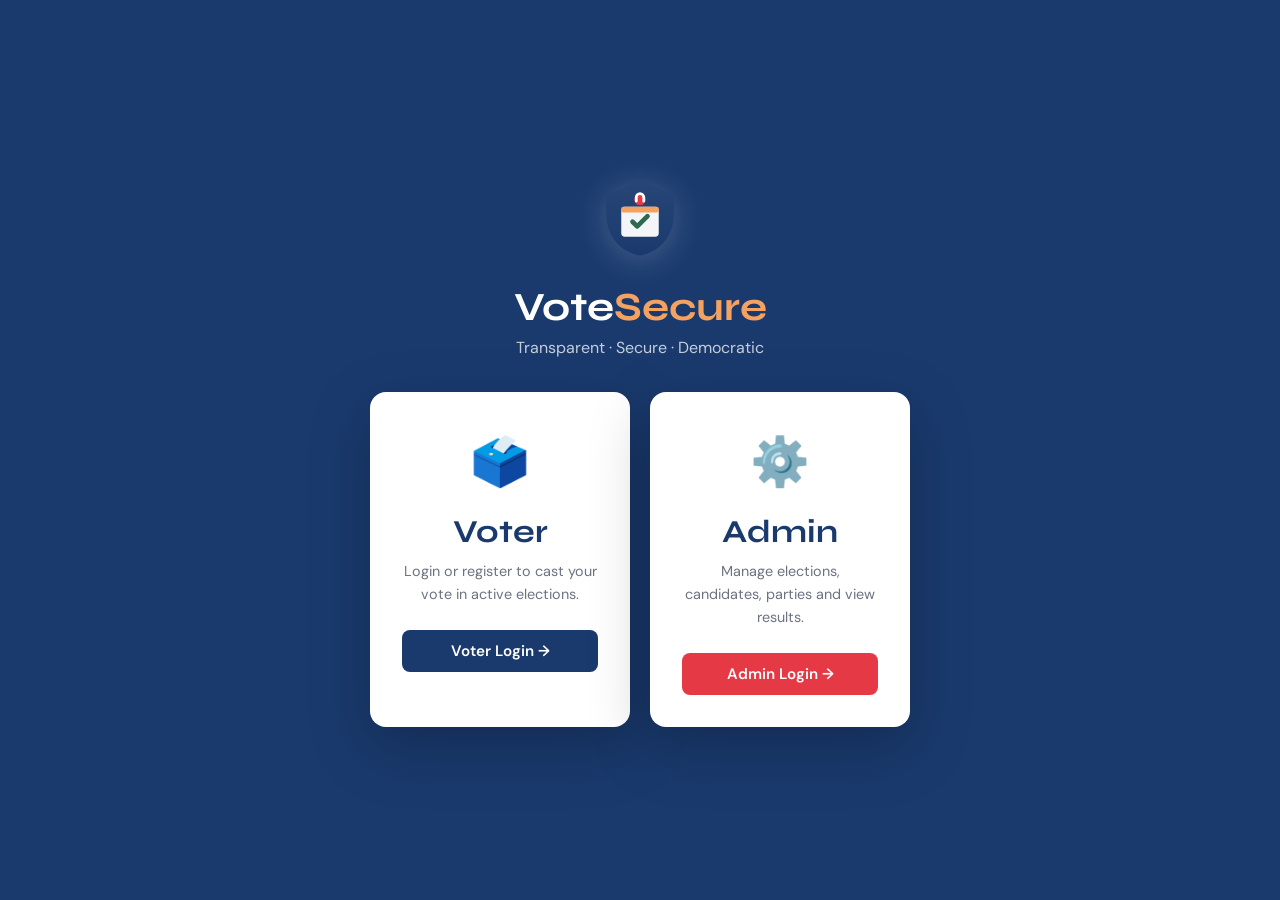
<file: index.html>
<!DOCTYPE html>
<html lang="en">
<head>
  <meta charset="UTF-8">
  <meta name="viewport" content="width=device-width, initial-scale=1.0">
  <title>VoteSecure — Welcome</title>
  <link rel="icon" type="image/svg+xml" href="images/favicon.svg">
  <link rel="stylesheet" href="css/styles.css">
</head>
<body>
<div class="auth-wrap" style="flex-direction:column;gap:2rem">
  <div style="text-align:center">
    <img src="images/logo.svg" alt="VoteSecure Logo" style="width:90px;height:90px;filter:drop-shadow(0 4px 16px rgba(255,255,255,.2))">
    <h1 style="color:#fff;font-family:var(--font-head);font-size:2.5rem;margin:.75rem 0 .25rem">Vote<span style="color:var(--gold)">Secure</span></h1>
    <p style="color:rgba(255,255,255,.75);font-size:1rem">Transparent · Secure · Democratic</p>
  </div>

  <div style="display:flex;gap:1.25rem;flex-wrap:wrap;justify-content:center">

    <!-- Voter Card -->
    <div style="background:#fff;border-radius:16px;padding:2rem;width:260px;text-align:center;box-shadow:0 20px 60px rgba(0,0,0,.25)">
      <div style="font-size:3rem;margin-bottom:.75rem">🗳️</div>
      <h2 style="font-family:var(--font-head);color:var(--primary);margin-bottom:.5rem">Voter</h2>
      <p style="color:var(--muted);font-size:.9rem;margin-bottom:1.5rem">Login or register to cast your vote in active elections.</p>
      <a href="login.html" class="btn btn-primary" style="width:100%;justify-content:center">Voter Login →</a>
    </div>

    <!-- Admin Card -->
    <div style="background:#fff;border-radius:16px;padding:2rem;width:260px;text-align:center;box-shadow:0 20px 60px rgba(0,0,0,.25)">
      <div style="font-size:3rem;margin-bottom:.75rem">⚙️</div>
      <h2 style="font-family:var(--font-head);color:var(--primary);margin-bottom:.5rem">Admin</h2>
      <p style="color:var(--muted);font-size:.9rem;margin-bottom:1.5rem">Manage elections, candidates, parties and view results.</p>
      <a href="admin-login.html" class="btn btn-accent" style="width:100%;justify-content:center">Admin Login →</a>
    </div>

  </div>
</div>
<div id="toast-container"></div>
<script src="js/app.js"></script>
<script>
  getSession().then(sess => {
    if (sess.loggedIn) window.location.href = sess.role === 'admin' ? 'admin.html' : 'dashboard.html';
  });
</script>
</body>
</html>
</file>
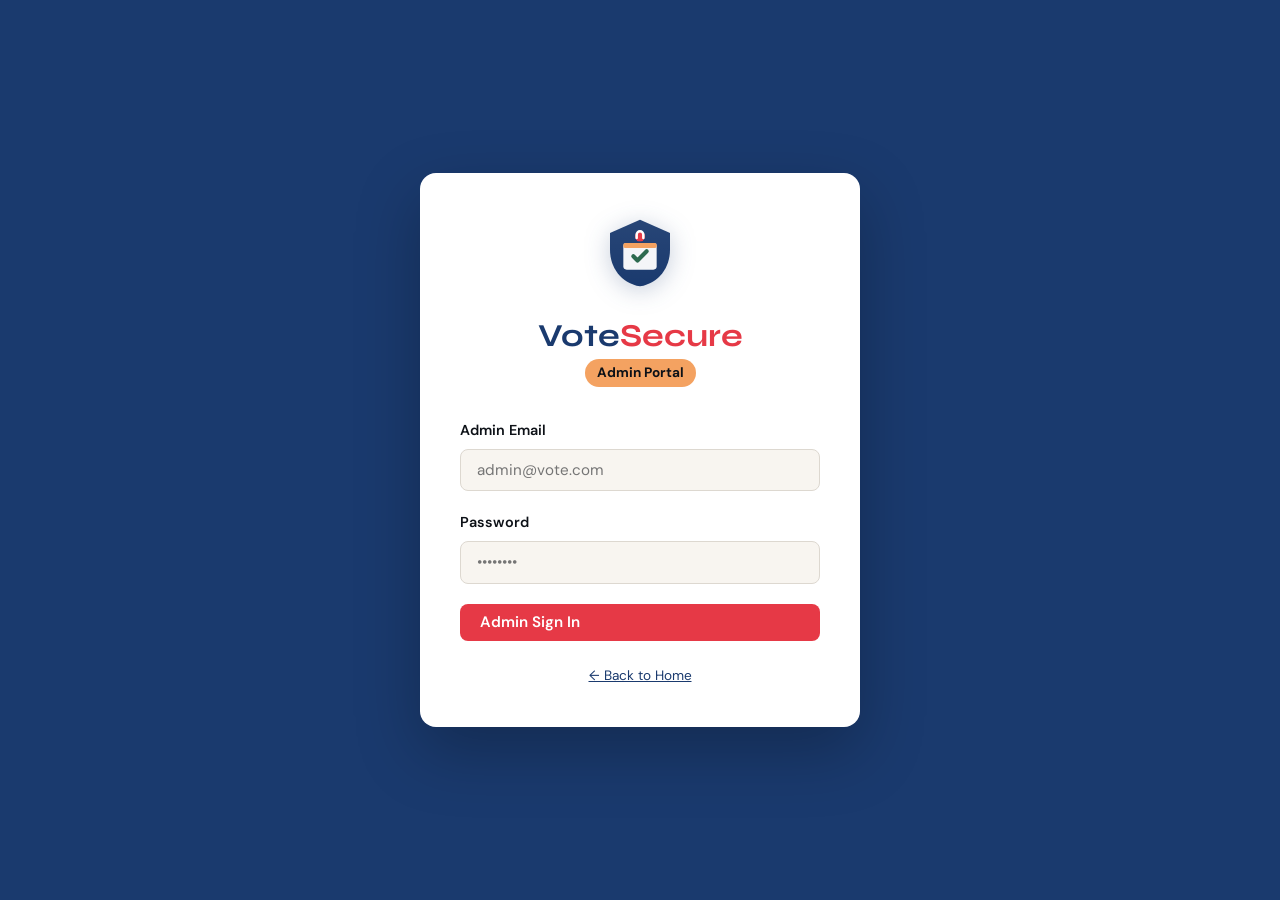
<file: admin-login.html>
<!DOCTYPE html>
<html lang="en">
<head>
  <meta charset="UTF-8">
  <meta name="viewport" content="width=device-width, initial-scale=1.0">
  <title>VoteSecure — Admin Login</title>
  <link rel="icon" type="image/svg+xml" href="images/favicon.svg">
  <link rel="stylesheet" href="css/styles.css">
</head>
<body>
<div class="auth-wrap">
  <div class="auth-box">
    <div class="auth-logo">
      <img src="images/logo.svg" alt="VoteSecure Logo" class="logo-img">
      <h1>Vote<span>Secure</span></h1>
      <p style="display:inline-block;background:var(--gold);color:var(--ink);padding:.2rem .75rem;border-radius:20px;font-size:.85rem;font-weight:700">Admin Portal</p>
    </div>

    <form id="admin-login-form">
      <div class="form-group">
        <label>Admin Email</label>
        <input type="email" class="form-control" id="admin-email" placeholder="admin@vote.com" required>
      </div>
      <div class="form-group">
        <label>Password</label>
        <input type="password" class="form-control" id="admin-pass" placeholder="••••••••" required>
      </div>
      <button type="submit" class="btn btn-accent" style="width:100%" id="admin-btn">Admin Sign In</button>
    </form>

    <p style="text-align:center;margin-top:1.5rem;font-size:.85rem;color:var(--muted)">
      <a href="index.html" style="color:var(--primary)">← Back to Home</a>
    </p>
  </div>
</div>
<div id="toast-container"></div>
<script src="js/app.js"></script>
<script>
  getSession().then(sess => {
    if (sess.loggedIn) window.location.href = sess.role === 'admin' ? 'admin.html' : 'dashboard.html';
  });

  document.getElementById('admin-login-form').addEventListener('submit', async e => {
    e.preventDefault();
    const btn = document.getElementById('admin-btn');
    btn.innerHTML = '<span class="spinner"></span> Signing in...';
    btn.disabled = true;
    const res = await api('php/auth.php', {
      action:   'login',
      email:    document.getElementById('admin-email').value,
      password: document.getElementById('admin-pass').value
    });
    btn.innerHTML = 'Admin Sign In'; btn.disabled = false;
    if (res.success) {
      if (res.role !== 'admin') {
        showToast('Access denied. Admin credentials required.', 'error');
        return;
      }
      showToast('Welcome, ' + res.name + '!', 'success');
      setTimeout(() => window.location.href = 'admin.html', 800);
    } else {
      showToast(res.message, 'error');
    }
  });
</script>
</body>
</html>
</file>
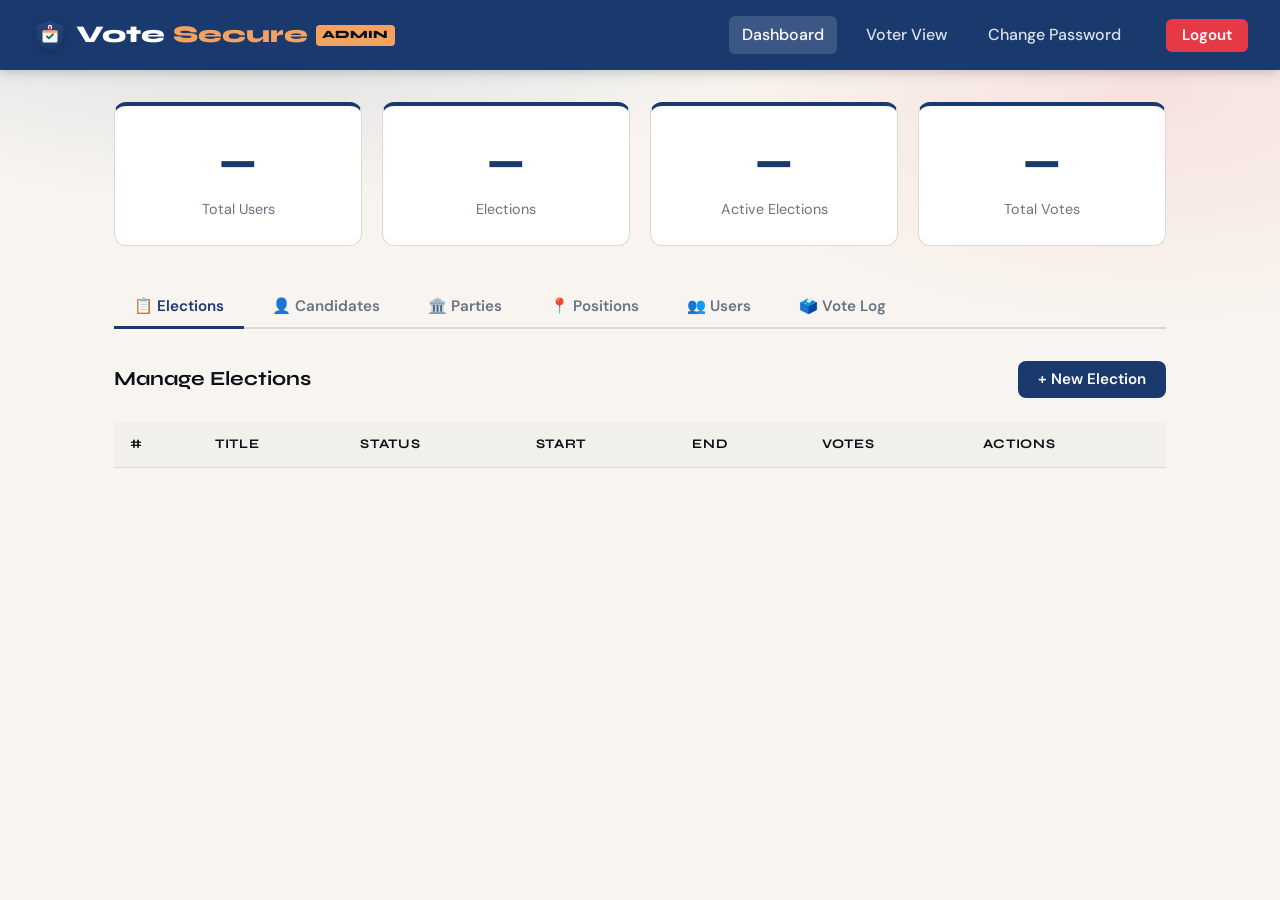
<file: admin.html>
<!DOCTYPE html>
<html lang="en">
<head>
  <meta charset="UTF-8">
  <meta name="viewport" content="width=device-width, initial-scale=1.0">
  <title>VoteSecure — Admin Panel</title>
  <link rel="icon" type="image/svg+xml" href="images/favicon.svg">
  <link rel="stylesheet" href="css/styles.css">
</head>
<body>

<nav class="navbar">
  <a class="brand" href="admin.html">
    <span class="logo"><img src="images/logo.svg" alt="VoteSecure"></span>
    Vote<span>Secure</span> 
    <span style="font-size:.7rem;background:var(--gold);color:var(--ink);padding:.1rem .4rem;border-radius:4px;vertical-align:middle">ADMIN</span>
  </a>
  <div class="nav-links">
    <a href="admin.html" class="active">Dashboard</a>
    <a href="dashboard.html">Voter View</a>
    <a href="change_password.php">Change Password</a>
    <span id="nav-user" style="color:rgba(255,255,255,.7);font-size:.9rem"></span>
    <button class="btn-logout" onclick="logout()">Logout</button>
  </div>
</nav>

<div class="container">

  <!-- Stats row -->
  <div class="stat-grid" id="stats-row">
    <div class="stat-card"><div class="stat-value">—</div><div class="stat-label">Total Users</div></div>
    <div class="stat-card"><div class="stat-value">—</div><div class="stat-label">Elections</div></div>
    <div class="stat-card"><div class="stat-value">—</div><div class="stat-label">Active Elections</div></div>
    <div class="stat-card"><div class="stat-value">—</div><div class="stat-label">Total Votes</div></div>
  </div>

  <!-- Tabs -->
  <div class="tab-bar">
    <button class="tab-btn active" onclick="showTab('elections', this)">📋 Elections</button>
    <button class="tab-btn" onclick="showTab('candidates', this)">👤 Candidates</button>
    <button class="tab-btn" onclick="showTab('parties', this)">🏛️ Parties</button>
    <button class="tab-btn" onclick="showTab('positions', this)">📍 Positions</button>
    <button class="tab-btn" onclick="showTab('users', this)">👥 Users</button>
    <button class="tab-btn" onclick="showTab('votes', this)">🗳️ Vote Log</button>
  </div>

  <!-- ── ELECTIONS TAB ───────────────────────────────────── -->
  <div id="tab-elections">
    <div style="display:flex;justify-content:space-between;align-items:center;margin-bottom:1.5rem">
      <h3>Manage Elections</h3>
      <button class="btn btn-primary" onclick="openElectionModal()">+ New Election</button>
    </div>
    <div class="table-wrap">
      <table id="elections-table">
        <thead>
          <tr><th>#</th><th>Title</th><th>Status</th><th>Start</th><th>End</th><th>Votes</th><th>Actions</th></tr>
        </thead>
        <tbody></tbody>
      </table>
    </div>
  </div>

  <!-- ── CANDIDATES TAB ─────────────────────────────────── -->
  <div id="tab-candidates" style="display:none">
    <div style="display:flex;gap:1rem;align-items:flex-end;margin-bottom:1.5rem;flex-wrap:wrap">
      <div class="form-group" style="margin:0;flex:1;min-width:200px">
        <label>Select Election</label>
        <select class="form-control" id="cand-election-select" onchange="loadCandidates(this.value)">
          <option value="">— Select —</option>
        </select>
      </div>
      <button class="btn btn-primary" onclick="openCandModal()">+ Add Candidate</button>
    </div>
    <div class="table-wrap">
      <table id="candidates-table">
        <thead>
          <tr><th>#</th><th>Name</th><th>Party</th><th>Position</th><th>Votes</th><th>Actions</th></tr>
        </thead>
        <tbody></tbody>
      </table>
    </div>
  </div>

  <!-- ── PARTIES TAB ────────────────────────────────────── -->
  <div id="tab-parties" style="display:none">
    <div style="display:flex;justify-content:space-between;align-items:center;margin-bottom:1.5rem">
      <h3>Manage Parties</h3>
      <button class="btn btn-primary" onclick="openPartyModal()">+ New Party</button>
    </div>
    <div class="table-wrap">
      <table id="parties-table">
        <thead>
          <tr><th>#</th><th>Party Name</th><th>Description</th><th>Actions</th></tr>
        </thead>
        <tbody></tbody>
      </table>
    </div>
  </div>

  <!-- ── POSITIONS TAB ──────────────────────────────────── -->
  <div id="tab-positions" style="display:none">
    <div style="display:flex;justify-content:space-between;align-items:center;margin-bottom:1.5rem">
      <h3>Manage Positions</h3>
      <button class="btn btn-primary" onclick="openPositionModal()">+ New Position</button>
    </div>
    <div class="table-wrap">
      <table id="positions-table">
        <thead>
          <tr><th>#</th><th>Position Name</th><th>Description</th><th>Display Order</th><th>Actions</th></tr>
        </thead>
        <tbody></tbody>
      </table>
    </div>
  </div>

  <!-- ── USERS TAB ──────────────────────────────────────── -->
  <div id="tab-users" style="display:none">
    <div style="margin-bottom:1.5rem"><h3>Manage Users</h3></div>
    <div class="table-wrap">
      <table id="users-table">
        <thead>
          <tr><th>#</th><th>Name</th><th>Email</th><th>Role</th><th>Status</th><th>Joined</th><th>Actions</th></tr>
        </thead>
        <tbody></tbody>
      </table>
    </div>
  </div>

  <!-- ── VOTE LOG TAB ───────────────────────────────────── -->
  <div id="tab-votes" style="display:none">
    <div style="display:flex;gap:1rem;align-items:flex-end;margin-bottom:1.5rem;flex-wrap:wrap">
      <div class="form-group" style="margin:0;flex:1;min-width:200px">
        <label>Select Election</label>
        <select class="form-control" id="log-election-select" onchange="loadVoteLog(this.value)">
          <option value="">— Select —</option>
        </select>
      </div>
    </div>
    <div class="table-wrap">
      <table id="votes-table">
        <thead>
          <tr><th>#</th><th>Voter</th><th>Candidate</th><th>Party</th><th>Position</th><th>Voted At</th></tr>
        </thead>
        <tbody></tbody>
      </table>
    </div>
  </div>

</div>

<!-- Election Modal -->
<div class="modal-overlay" id="election-modal" style="display:none">
  <div class="modal">
    <div class="modal-header">
      <h3 id="em-title">New Election</h3>
      <button class="modal-close" onclick="closeElectionModal()">✕</button>
    </div>
    <input type="hidden" id="em-id">
    <div class="form-group">
      <label>Title *</label>
      <input type="text" class="form-control" id="em-name" placeholder="Election title">
    </div>
    <div class="form-group">
      <label>Description</label>
      <textarea class="form-control" id="em-desc" placeholder="Optional description"></textarea>
    </div>
    <div style="display:grid;grid-template-columns:1fr 1fr;gap:1rem">
      <div class="form-group">
        <label>Start Date *</label>
        <input type="datetime-local" class="form-control" id="em-start">
      </div>
      <div class="form-group">
        <label>End Date *</label>
        <input type="datetime-local" class="form-control" id="em-end">
      </div>
    </div>
    <div class="form-group" id="em-status-group" style="display:none">
      <label>Status</label>
      <select class="form-control" id="em-status">
        <option value="upcoming">Upcoming</option>
        <option value="active">Active</option>
        <option value="closed">Closed</option>
      </select>
    </div>
    <div style="display:flex;justify-content:flex-end;gap:.75rem;margin-top:.5rem">
      <button class="btn btn-outline" onclick="closeElectionModal()">Cancel</button>
      <button class="btn btn-primary" onclick="saveElection()">Save Election</button>
    </div>
  </div>
</div>

<!-- Candidate Modal -->
<div class="modal-overlay" id="cand-modal" style="display:none">
  <div class="modal">
    <div class="modal-header">
      <h3 id="cm-title">Add Candidate</h3>
      <button class="modal-close" onclick="closeCandModal()">✕</button>
    </div>
    <input type="hidden" id="cm-id">
    <div class="form-group">
      <label>Full Name *</label>
      <input type="text" class="form-control" id="cm-name" placeholder="Candidate full name">
    </div>
    <div class="form-group">
      <label>Party *</label>
      <select class="form-control" id="cm-party"></select>
    </div>
    <div class="form-group">
      <label>Position *</label>
      <select class="form-control" id="cm-position"></select>
    </div>
    <div class="form-group">
      <label>Bio</label>
      <textarea class="form-control" id="cm-bio" placeholder="Short biography"></textarea>
    </div>
    <div style="display:flex;justify-content:flex-end;gap:.75rem;margin-top:.5rem">
      <button class="btn btn-outline" onclick="closeCandModal()">Cancel</button>
      <button class="btn btn-primary" onclick="saveCandidate()">Save Candidate</button>
    </div>
  </div>
</div>

<!-- Party Modal -->
<div class="modal-overlay" id="party-modal" style="display:none">
  <div class="modal">
    <div class="modal-header">
      <h3 id="pm-title">New Party</h3>
      <button class="modal-close" onclick="closePartyModal()">✕</button>
    </div>
    <input type="hidden" id="pm-id">
    <div class="form-group">
      <label>Party Name *</label>
      <input type="text" class="form-control" id="pm-name" placeholder="Party name">
    </div>
    <div class="form-group">
      <label>Description</label>
      <textarea class="form-control" id="pm-desc" placeholder="Party description"></textarea>
    </div>
    <div style="display:flex;justify-content:flex-end;gap:.75rem;margin-top:.5rem">
      <button class="btn btn-outline" onclick="closePartyModal()">Cancel</button>
      <button class="btn btn-primary" onclick="saveParty()">Save Party</button>
    </div>
  </div>
</div>

<!-- Position Modal -->
<div class="modal-overlay" id="position-modal" style="display:none">
  <div class="modal">
    <div class="modal-header">
      <h3 id="posm-title">New Position</h3>
      <button class="modal-close" onclick="closePositionModal()">✕</button>
    </div>
    <input type="hidden" id="posm-id">
    <div class="form-group">
      <label>Position Name *</label>
      <input type="text" class="form-control" id="posm-name" placeholder="e.g., President, Secretary">
    </div>
    <div class="form-group">
      <label>Description</label>
      <textarea class="form-control" id="posm-desc" placeholder="Position description"></textarea>
    </div>
    <div class="form-group">
      <label>Display Order</label>
      <input type="number" class="form-control" id="posm-order" value="0" placeholder="0">
    </div>
    <div style="display:flex;justify-content:flex-end;gap:.75rem;margin-top:.5rem">
      <button class="btn btn-outline" onclick="closePositionModal()">Cancel</button>
      <button class="btn btn-primary" onclick="savePosition()">Save Position</button>
    </div>
  </div>
</div>

<div id="toast-container"></div>
<script src="js/app.js"></script>
<script>
let electionsData = [];
let currentTab    = 'elections';

(async () => {
  const sess = await requireAuth(true);
  if (!sess) return;
  renderNav(sess);
  loadStats();
  loadElectionsTable();
  loadParties();
  loadPositions();
})();

// ── Stats ────────────────────────────────────────────────────
async function loadStats() {
  const res = await api('php/users.php?action=stats');
  if (!res.success) return;
  const d = res.data;
  const cards = document.querySelectorAll('.stat-card .stat-value');
  [d.total_users, d.total_elections, d.active_elections, d.total_votes].forEach((v, i) => {
    cards[i].textContent = v;
  });
}

// ── Tab switching ─────────────────────────────────────────────
function showTab(tab, btn) {
  ['elections','candidates','parties','positions','users','votes'].forEach(t => {
    document.getElementById('tab-' + t).style.display = t === tab ? '' : 'none';
  });
  document.querySelectorAll('.tab-btn').forEach(b => b.classList.remove('active'));
  btn.classList.add('active');
  currentTab = tab;
  if (tab === 'users')     loadUsersTable();
  if (tab === 'candidates') populateCandElectionSelect();
  if (tab === 'parties')   loadPartiesTable();
  if (tab === 'positions') loadPositionsTable();
  if (tab === 'votes')     populateLogElectionSelect();
}

// ── Elections CRUD ────────────────────────────────────────────
async function loadElectionsTable() {
  const res = await api('php/elections.php?action=list');
  if (!res.success) return;
  electionsData = res.data;
  const tbody = document.querySelector('#elections-table tbody');
  tbody.innerHTML = electionsData.map(e => `
    <tr>
      <td>${e.election_id}</td>
      <td><strong>${e.title}</strong></td>
      <td>${statusBadge(e.status)}</td>
      <td>${fmtDate(e.start_date)}</td>
      <td>${fmtDate(e.end_date)}</td>
      <td>${e.vote_count}</td>
      <td style="display:flex;gap:.4rem">
        <button class="btn btn-outline btn-sm" onclick="editElection(${e.election_id})">Edit</button>
        <button class="btn btn-danger  btn-sm" onclick="deleteElection(${e.election_id})">Delete</button>
      </td>
    </tr>
  `).join('');
}

function openElectionModal(id = null) {
  document.getElementById('em-title').textContent = id ? 'Edit Election' : 'New Election';
  document.getElementById('em-id').value   = '';
  document.getElementById('em-name').value = '';
  document.getElementById('em-desc').value = '';
  document.getElementById('em-start').value = '';
  document.getElementById('em-end').value   = '';
  document.getElementById('em-status-group').style.display = id ? '' : 'none';
  document.getElementById('election-modal').style.display  = 'flex';
}

function closeElectionModal() {
  document.getElementById('election-modal').style.display = 'none';
}

async function editElection(id) {
  const res = await api(`php/elections.php?action=get&id=${id}`);
  if (!res.success) return;
  const e = res.data;
  openElectionModal(id);
  document.getElementById('em-id').value     = e.election_id;
  document.getElementById('em-name').value   = e.title;
  document.getElementById('em-desc').value   = e.description || '';
  document.getElementById('em-start').value  = e.start_date.replace(' ','T').slice(0,16);
  document.getElementById('em-end').value    = e.end_date.replace(' ','T').slice(0,16);
  document.getElementById('em-status').value = e.status;
}

async function saveElection() {
  const id = document.getElementById('em-id').value;
  const payload = {
    action:      id ? 'update' : 'create',
    election_id: id,
    title:       document.getElementById('em-name').value,
    description: document.getElementById('em-desc').value,
    start_date:  document.getElementById('em-start').value.replace('T',' '),
    end_date:    document.getElementById('em-end').value.replace('T',' '),
    status:      document.getElementById('em-status').value
  };
  const res = await api(`php/elections.php?action=${payload.action}`, payload);
  showToast(res.message, res.success ? 'success' : 'error');
  if (res.success) { closeElectionModal(); loadElectionsTable(); loadStats(); }
}

async function deleteElection(id) {
  confirmDialog('Delete this election and all its data?', async () => {
    const res = await api('php/elections.php?action=delete', { election_id: id });
    showToast(res.message, res.success ? 'success' : 'error');
    if (res.success) { loadElectionsTable(); loadStats(); }
  });
}

// ── Candidates CRUD ───────────────────────────────────────────
let partiesData = [];
let positionsData = [];

async function loadParties() {
  const res = await api('php/candidates.php?action=parties');
  if (res.success) partiesData = res.data;
}

async function loadPositions() {
  const res = await api('php/candidates.php?action=positions');
  if (res.success) positionsData = res.data;
}

function populateCandElectionSelect() {
  const sel = document.getElementById('cand-election-select');
  sel.innerHTML = '<option value="">— Select —</option>' +
    electionsData.map(e => `<option value="${e.election_id}">${e.title}</option>`).join('');
}

async function loadCandidates(eid) {
  if (!eid) return;
  const res = await api(`php/candidates.php?action=list&election_id=${eid}`);
  if (!res.success) return;
  const tbody = document.querySelector('#candidates-table tbody');
  tbody.innerHTML = res.data.map(c => `
    <tr>
      <td>${c.candidate_id}</td>
      <td><strong>${c.full_name}</strong></td>
      <td>${c.party_name}</td>
      <td>${c.position_name}</td>
      <td>${c.total_votes}</td>
      <td style="display:flex;gap:.4rem">
        <button class="btn btn-outline btn-sm" onclick="editCandidate(${c.candidate_id})">Edit</button>
        <button class="btn btn-danger  btn-sm" onclick="deleteCandidate(${c.candidate_id})">Remove</button>
      </td>
    </tr>
  `).join('');
}

function openCandModal() {
  const eid = document.getElementById('cand-election-select').value;
  if (!eid) { showToast('Select an election first.', 'info'); return; }
  document.getElementById('cm-title').textContent = 'Add Candidate';
  document.getElementById('cm-id').value   = '';
  document.getElementById('cm-name').value = '';
  document.getElementById('cm-bio').value  = '';
  populateCandPartySelect();
  populateCandPositionSelect();
  document.getElementById('cand-modal').style.display = 'flex';
}

async function editCandidate(id) {
  const eid = document.getElementById('cand-election-select').value;
  const res = await api(`php/candidates.php?action=list&election_id=${eid}`);
  if (!res.success) return;
  const cand = res.data.find(c => c.candidate_id == id);
  if (!cand) return;
  
  document.getElementById('cm-title').textContent = 'Edit Candidate';
  document.getElementById('cm-id').value   = cand.candidate_id;
  document.getElementById('cm-name').value = cand.full_name;
  document.getElementById('cm-bio').value  = cand.bio || '';
  populateCandPartySelect(cand.party_id);
  populateCandPositionSelect(cand.position_id);
  document.getElementById('cand-modal').style.display = 'flex';
}

function populateCandPartySelect(selected = null) {
  const sel = document.getElementById('cm-party');
  sel.innerHTML = partiesData.map(p =>
    `<option value="${p.party_id}" ${p.party_id == selected ? 'selected' : ''}>${p.party_name}</option>`
  ).join('');
}

function populateCandPositionSelect(selected = null) {
  const sel = document.getElementById('cm-position');
  sel.innerHTML = positionsData.map(p =>
    `<option value="${p.position_id}" ${p.position_id == selected ? 'selected' : ''}>${p.position_name}</option>`
  ).join('');
}

function closeCandModal() {
  document.getElementById('cand-modal').style.display = 'none';
}

async function saveCandidate() {
  const id  = document.getElementById('cm-id').value;
  const eid = document.getElementById('cand-election-select').value;
  const payload = {
    action:       id ? 'update' : 'create',
    candidate_id: id,
    election_id:  eid,
    party_id:     document.getElementById('cm-party').value,
    position_id:  document.getElementById('cm-position').value,
    full_name:    document.getElementById('cm-name').value,
    bio:          document.getElementById('cm-bio').value
  };
  const res = await api(`php/candidates.php?action=${payload.action}`, payload);
  showToast(res.message, res.success ? 'success' : 'error');
  if (res.success) { closeCandModal(); loadCandidates(eid); }
}

async function deleteCandidate(cid) {
  confirmDialog('Remove this candidate?', async () => {
    const eid = document.getElementById('cand-election-select').value;
    const res = await api('php/candidates.php?action=delete', { candidate_id: cid });
    showToast(res.message, res.success ? 'success' : 'error');
    if (res.success) loadCandidates(eid);
  });
}

// ── Users CRUD ────────────────────────────────────────────────
async function loadUsersTable() {
  const res = await api('php/users.php?action=list');
  if (!res.success) return;
  const tbody = document.querySelector('#users-table tbody');
  tbody.innerHTML = res.data.map(u => `
    <tr>
      <td>${u.user_id}</td>
      <td>${u.full_name}</td>
      <td>${u.email}</td>
      <td><span class="badge badge-${u.role_name}">${u.role_name}</span></td>
      <td><span class="badge ${u.is_active ? 'badge-active' : 'badge-closed'}">${u.is_active ? 'Active' : 'Inactive'}</span></td>
      <td>${fmtDate(u.created_at)}</td>
      <td style="display:flex;gap:.4rem">
        <button class="btn btn-outline btn-sm" onclick="toggleUser(${u.user_id})">${u.is_active ? 'Disable' : 'Enable'}</button>
        <button class="btn btn-danger  btn-sm" onclick="deleteUser(${u.user_id})">Delete</button>
      </td>
    </tr>
  `).join('');
}

async function toggleUser(uid) {
  const res = await api('php/users.php?action=toggle', { user_id: uid });
  showToast(res.message, res.success ? 'success' : 'error');
  if (res.success) loadUsersTable();
}

async function deleteUser(uid) {
  confirmDialog('Permanently delete this user?', async () => {
    const res = await api('php/users.php?action=delete', { user_id: uid });
    showToast(res.message, res.success ? 'success' : 'error');
    if (res.success) { loadUsersTable(); loadStats(); }
  });
}

// ── Vote Log ──────────────────────────────────────────────────
function populateLogElectionSelect() {
  const sel = document.getElementById('log-election-select');
  sel.innerHTML = '<option value="">— Select —</option>' +
    electionsData.map(e => `<option value="${e.election_id}">${e.title}</option>`).join('');
}

async function loadVoteLog(eid) {
  if (!eid) return;
  const res = await api(`php/votes.php?action=log&election_id=${eid}`);
  if (!res.success) return;
  const tbody = document.querySelector('#votes-table tbody');
  tbody.innerHTML = res.data.length
    ? res.data.map(v => `
        <tr>
          <td>${v.vote_id}</td>
          <td>${v.voter_name}</td>
          <td>${v.candidate_name}</td>
          <td>${v.party_name}</td>
          <td>${v.position_name}</td>
          <td>${fmtDate(v.voted_at)}</td>
        </tr>`).join('')
    : '<tr><td colspan="6" style="text-align:center;color:var(--muted)">No votes yet.</td></tr>';
}

// ── Parties CRUD ──────────────────────────────────────────────
async function loadPartiesTable() {
  const res = await api('php/parties.php?action=list');
  if (!res.success) return;
  const tbody = document.querySelector('#parties-table tbody');
  tbody.innerHTML = res.data.map(p => `
    <tr>
      <td>${p.party_id}</td>
      <td><strong>${p.party_name}</strong></td>
      <td>${p.description || '—'}</td>
      <td style="display:flex;gap:.4rem">
        <button class="btn btn-outline btn-sm" onclick="editParty(${p.party_id})">Edit</button>
        <button class="btn btn-danger  btn-sm" onclick="deleteParty(${p.party_id})">Delete</button>
      </td>
    </tr>
  `).join('');
}

function openPartyModal() {
  document.getElementById('pm-title').textContent = 'New Party';
  document.getElementById('pm-id').value   = '';
  document.getElementById('pm-name').value = '';
  document.getElementById('pm-desc').value = '';
  document.getElementById('party-modal').style.display = 'flex';
}

async function editParty(id) {
  const res = await api(`php/parties.php?action=get&id=${id}`);
  if (!res.success) return;
  const p = res.data;
  document.getElementById('pm-title').textContent = 'Edit Party';
  document.getElementById('pm-id').value   = p.party_id;
  document.getElementById('pm-name').value = p.party_name;
  document.getElementById('pm-desc').value = p.description || '';
  document.getElementById('party-modal').style.display = 'flex';
}

function closePartyModal() {
  document.getElementById('party-modal').style.display = 'none';
}

async function saveParty() {
  const id = document.getElementById('pm-id').value;
  const payload = {
    action:      id ? 'update' : 'create',
    party_id:    id,
    party_name:  document.getElementById('pm-name').value,
    description: document.getElementById('pm-desc').value
  };
  const res = await api(`php/parties.php?action=${payload.action}`, payload);
  showToast(res.message, res.success ? 'success' : 'error');
  if (res.success) { closePartyModal(); loadPartiesTable(); loadParties(); }
}

async function deleteParty(id) {
  confirmDialog('Delete this party?', async () => {
    const res = await api('php/parties.php?action=delete', { party_id: id });
    showToast(res.message, res.success ? 'success' : 'error');
    if (res.success) { loadPartiesTable(); loadParties(); }
  });
}

// ── Positions CRUD ────────────────────────────────────────────
async function loadPositionsTable() {
  const res = await api('php/positions.php?action=list');
  if (!res.success) return;
  const tbody = document.querySelector('#positions-table tbody');
  tbody.innerHTML = res.data.map(p => `
    <tr>
      <td>${p.position_id}</td>
      <td><strong>${p.position_name}</strong></td>
      <td>${p.description || '—'}</td>
      <td>${p.display_order}</td>
      <td style="display:flex;gap:.4rem">
        <button class="btn btn-outline btn-sm" onclick="editPosition(${p.position_id})">Edit</button>
        <button class="btn btn-danger  btn-sm" onclick="deletePosition(${p.position_id})">Delete</button>
      </td>
    </tr>
  `).join('');
}

function openPositionModal() {
  document.getElementById('posm-title').textContent = 'New Position';
  document.getElementById('posm-id').value    = '';
  document.getElementById('posm-name').value  = '';
  document.getElementById('posm-desc').value  = '';
  document.getElementById('posm-order').value = '0';
  document.getElementById('position-modal').style.display = 'flex';
}

async function editPosition(id) {
  const res = await api(`php/positions.php?action=get&id=${id}`);
  if (!res.success) return;
  const p = res.data;
  document.getElementById('posm-title').textContent = 'Edit Position';
  document.getElementById('posm-id').value    = p.position_id;
  document.getElementById('posm-name').value  = p.position_name;
  document.getElementById('posm-desc').value  = p.description || '';
  document.getElementById('posm-order').value = p.display_order;
  document.getElementById('position-modal').style.display = 'flex';
}

function closePositionModal() {
  document.getElementById('position-modal').style.display = 'none';
}

async function savePosition() {
  const id = document.getElementById('posm-id').value;
  const payload = {
    action:        id ? 'update' : 'create',
    position_id:   id,
    position_name: document.getElementById('posm-name').value,
    description:   document.getElementById('posm-desc').value,
    display_order: document.getElementById('posm-order').value
  };
  const res = await api(`php/positions.php?action=${payload.action}`, payload);
  showToast(res.message, res.success ? 'success' : 'error');
  if (res.success) { closePositionModal(); loadPositionsTable(); loadPositions(); }
}

async function deletePosition(id) {
  confirmDialog('Delete this position?', async () => {
    const res = await api('php/positions.php?action=delete', { position_id: id });
    showToast(res.message, res.success ? 'success' : 'error');
    if (res.success) { loadPositionsTable(); loadPositions(); }
  });
}
</script>
</body>
</html>
</file>
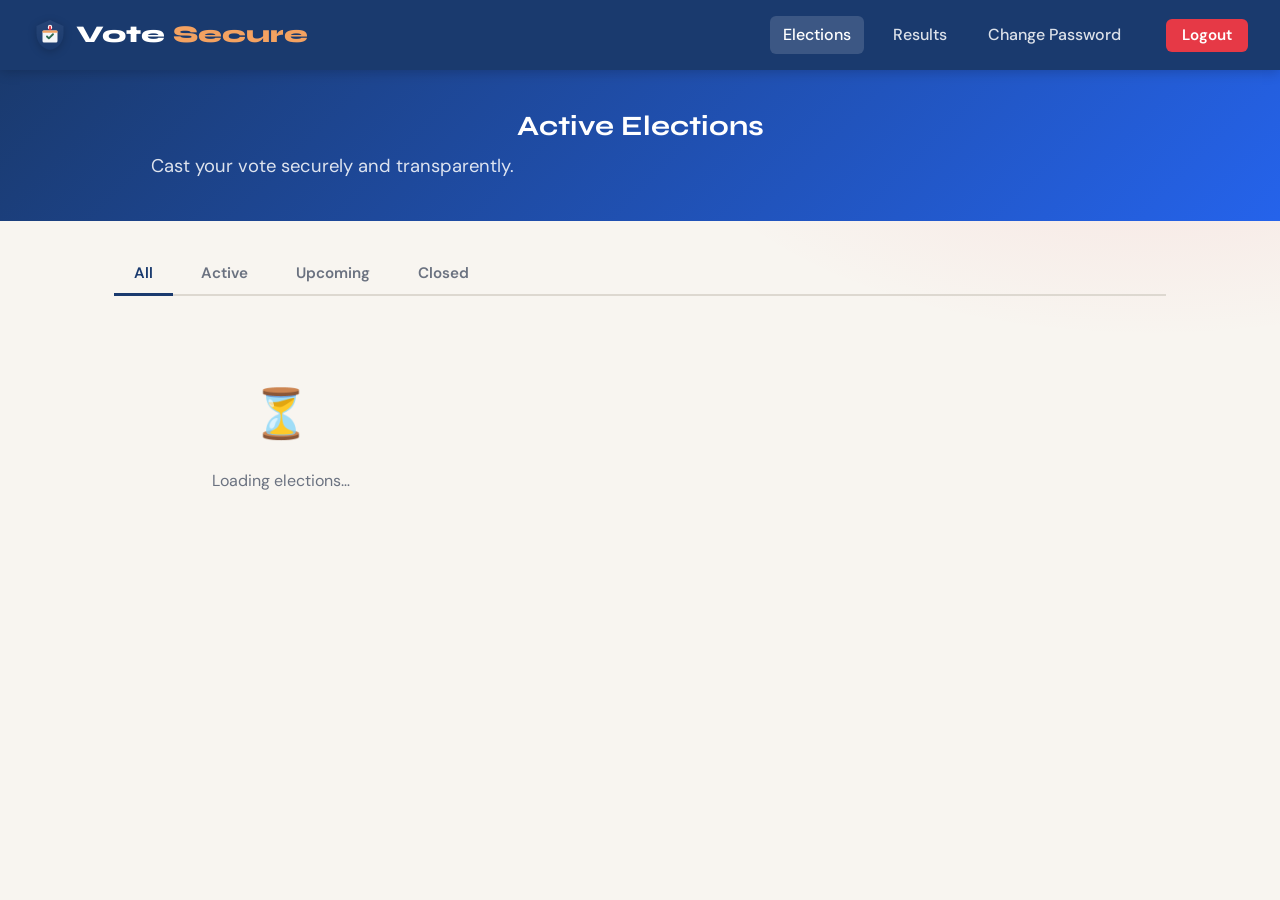
<file: dashboard.html>
<!DOCTYPE html>
<html lang="en">
<head>
  <meta charset="UTF-8">
  <meta name="viewport" content="width=device-width, initial-scale=1.0">
  <title>VoteSecure — Dashboard</title>
  <link rel="icon" type="image/svg+xml" href="images/favicon.svg">
  <link rel="stylesheet" href="css/styles.css">
</head>
<body>

<!-- Navbar -->
<nav class="navbar">
  <a class="brand" href="dashboard.html">
    <span class="logo"><img src="images/logo.svg" alt="VoteSecure"></span>
    Vote<span>Secure</span>
  </a>
  <div class="nav-links">
    <a href="dashboard.html" class="active">Elections</a>
    <a href="results.html">Results</a>
    <a href="admin.html" id="admin-link" style="display:none">Admin Panel</a>
    <a href="change_password.php">Change Password</a>
    <span id="nav-user" style="color:rgba(255,255,255,.7);font-size:.9rem"></span>
    <button class="btn-logout" onclick="logout()">Logout</button>
  </div>
</nav>

<!-- Hero -->
<div class="hero" style="padding:2.5rem 2rem">
  <h1 style="font-size:1.75rem;margin-bottom:.5rem">Active Elections</h1>
  <p style="margin:0;opacity:.85">Cast your vote securely and transparently.</p>
</div>

<!-- Elections list -->
<div class="container">
  <div class="tab-bar">
    <button class="tab-btn active" onclick="filterElections('all', this)">All</button>
    <button class="tab-btn" onclick="filterElections('active', this)">Active</button>
    <button class="tab-btn" onclick="filterElections('upcoming', this)">Upcoming</button>
    <button class="tab-btn" onclick="filterElections('closed', this)">Closed</button>
  </div>

  <div id="elections-grid" class="card-grid">
    <div class="empty-state"><div class="icon">⏳</div>Loading elections…</div>
  </div>
</div>

<!-- Vote Modal -->
<div class="modal-overlay" id="vote-modal" style="display:none">
  <div class="modal" style="max-width:660px;max-height:88vh;display:flex;flex-direction:column;overflow:hidden">
    <div class="modal-header" style="flex-shrink:0">
      <div>
        <h3 id="modal-title">Cast Your Vote</h3>
        <p id="modal-progress" style="font-size:.82rem;color:var(--muted);margin-top:.25rem"></p>
      </div>
      <button class="modal-close" onclick="closeModal()">✕</button>
    </div>
    <div id="candidates-grid" style="overflow-y:auto;flex:1;padding:0 4px 1rem 0"></div>
    <div style="flex-shrink:0;padding-top:1rem;border-top:1px solid #e5e7eb;display:flex;justify-content:space-between;align-items:center">
      <span id="vote-status-text" style="font-size:.85rem;color:var(--muted)"></span>
      <button class="btn btn-outline" onclick="closeModal()">Close</button>
    </div>
  </div>
</div>

<div id="toast-container"></div>
<script src="js/app.js"></script>
<script>
let allElections = [];
let selectedCandidateId = null;
let currentElectionId   = null;
let isAdmin = false;

(async () => {
  const sess = await requireAuth();
  if (!sess) return;
  isAdmin = sess.role === 'admin';
  renderNav(sess);
  
  // Show admin link if user is admin
  if (isAdmin) {
    document.getElementById('admin-link').style.display = '';
  }
  
  loadElections();
})();

async function loadElections() {
  const res = await api('php/elections.php?action=list');
  if (!res.success) { showToast('Failed to load elections', 'error'); return; }
  allElections = res.data;
  renderElections(allElections);
}

function filterElections(status, btn) {
  document.querySelectorAll('.tab-btn').forEach(b => b.classList.remove('active'));
  btn.classList.add('active');
  const filtered = status === 'all' ? allElections : allElections.filter(e => e.status === status);
  renderElections(filtered);
}

function renderElections(elections) {
  const grid = document.getElementById('elections-grid');
  if (!elections.length) {
    grid.innerHTML = '<div class="empty-state" style="grid-column:1/-1"><div class="icon">📭</div>No elections found.</div>';
    return;
  }
  grid.innerHTML = elections.map((e, i) => `
    <div class="card election-card" style="animation-delay:${i * 60}ms">
      <div style="display:flex;justify-content:space-between;align-items:flex-start;margin-bottom:.5rem">
        ${statusBadge(e.status)}
        <small style="color:var(--muted)">#${e.election_id}</small>
      </div>
      <div class="election-title">${e.title}</div>
      <p style="font-size:.88rem;color:var(--muted);margin:.5rem 0">${e.description || 'No description.'}</p>
      <div class="election-meta">
        <span>📅 ${fmtDate(e.start_date)}</span>
        <span>⏰ ${fmtDate(e.end_date)}</span>
        <span>👥 ${e.candidate_count} candidates</span>
        <span>🗳️ ${e.vote_count} votes</span>
      </div>
      <div class="card-footer">
        <span style="font-size:.8rem;color:var(--muted)">By ${e.created_by_name}</span>
        ${e.status === 'active'
          ? (!isAdmin
              ? `<button class="btn btn-success btn-sm" onclick="openVote(${e.election_id}, '${e.title}', '${e.description || ''}')">Vote Now →</button>`
              : `<button class="btn btn-outline btn-sm" onclick="window.location='results.html?id=${e.election_id}'">View Results</button>`
            )
          : `<button class="btn btn-outline btn-sm" onclick="window.location='results.html?id=${e.election_id}'">View Results</button>`
        }
      </div>
    </div>
  `).join('');
}

async function openVote(eid, title, desc) {
  if (isAdmin) { showToast('Admins cannot cast votes.', 'error'); return; }
  currentElectionId = eid;
  selectedCandidateId = null;
  selectedPositionId = null;
  selectedCandidates = {};

  document.getElementById('vote-modal').style.display = 'flex';
  document.getElementById('modal-title').textContent = title;
  document.getElementById('candidates-grid').innerHTML = '<p style="padding:1rem;color:var(--muted)">Loading candidates…</p>';
  document.getElementById('modal-progress').textContent = '';
  document.getElementById('vote-status-text').textContent = '';

  const [vr, cr] = await Promise.all([
    api(`php/votes.php?action=check&election_id=${eid}`),
    api(`php/candidates.php?action=list&election_id=${eid}`)
  ]);

  const votedPositions = vr.votes || {};
  if (!cr.success || !cr.data.length) {
    document.getElementById('candidates-grid').innerHTML = '<p style="padding:1rem;color:var(--muted)">No candidates yet.</p>';
    return;
  }

  // Group by position
  const byPosition = {};
  cr.data.forEach(c => {
    if (!byPosition[c.position_id]) byPosition[c.position_id] = { position_id: c.position_id, position_name: c.position_name, candidates: [] };
    byPosition[c.position_id].candidates.push(c);
  });

  const positions = Object.values(byPosition);
  const totalPositions = positions.length;
  const votedCount = Object.keys(votedPositions).length;
  const remaining = totalPositions - votedCount;

  document.getElementById('modal-progress').textContent = `${votedCount} of ${totalPositions} positions voted`;
  document.getElementById('vote-status-text').textContent = remaining > 0 ? `${remaining} position(s) remaining` : '✅ All positions voted';

  let html = '';
  positions.forEach((pos, idx) => {
    const alreadyVoted = votedPositions[pos.position_id];
    html += `
      <div class="position-section" data-position-id="${pos.position_id}" style="padding:1.25rem 0;${idx > 0 ? 'border-top:2px solid #e5e7eb;' : ''}">
        <div style="display:flex;align-items:center;gap:.6rem;margin-bottom:1rem">
          <span style="background:var(--primary);color:#fff;border-radius:50%;width:26px;height:26px;display:inline-flex;align-items:center;justify-content:center;font-size:.8rem;font-weight:700;flex-shrink:0">${idx + 1}</span>
          <h4 style="margin:0;color:var(--primary);font-size:1rem">${pos.position_name}</h4>
          ${alreadyVoted ? '<span style="margin-left:auto;background:#d1fae5;color:#065f46;padding:.2rem .6rem;border-radius:20px;font-size:.75rem;font-weight:700">✓ VOTED</span>' : '<span style="margin-left:auto;background:#fef3c7;color:#92400e;padding:.2rem .6rem;border-radius:20px;font-size:.75rem;font-weight:700">PENDING</span>'}
        </div>`;

    if (alreadyVoted) {
      html += `
        <div style="background:#f0fdf4;border:1.5px solid #bbf7d0;border-radius:10px;padding:1rem;display:flex;align-items:center;gap:.75rem">
          <span style="font-size:1.5rem">✅</span>
          <div>
            <div style="font-weight:700">${alreadyVoted.candidate_name}</div>
            <div style="font-size:.85rem;color:var(--muted)">🏛️ ${alreadyVoted.party_name}</div>
          </div>
        </div>`;
    } else {
      html += `<div style="display:grid;grid-template-columns:1fr 1fr;gap:.75rem">`;
      pos.candidates.forEach((c, i) => {
        html += `
          <div class="candidate-card" data-position-id="${pos.position_id}" id="cand-${c.candidate_id}"
               style="animation-delay:${i * 50}ms;cursor:pointer"
               onclick="selectCandidate(${c.candidate_id}, ${pos.position_id}, this)">
            <div class="check-mark">✓</div>
            <div class="candidate-name">${c.full_name}</div>
            <div class="candidate-party">🏛️ ${c.party_name}</div>
            <div class="candidate-bio" style="font-size:.82rem;color:var(--muted);margin-top:.3rem">${c.bio || ''}</div>
          </div>`;
      });
      html += `</div>`;
    }
    html += `</div>`;
  });

  document.getElementById('candidates-grid').innerHTML = html;
}

let selectedPositionId = null;
let selectedCandidates = {};

function selectCandidate(cid, posId, el) {
  // Deselect others in same position only
  document.querySelectorAll(`.candidate-card[data-position-id="${posId}"]`).forEach(c => c.classList.remove('selected'));
  el.classList.add('selected');
  selectedCandidates[posId] = cid;
  selectedCandidateId = cid;
  selectedPositionId = posId;

  // Show confirm button inside the position section
  const section = document.querySelector(`.position-section[data-position-id="${posId}"]`);
  let confirmBtn = section.querySelector('.confirm-position-btn');
  if (!confirmBtn) {
    confirmBtn = document.createElement('button');
    confirmBtn.className = 'btn btn-success confirm-position-btn';
    confirmBtn.style.cssText = 'margin-top:.75rem;width:100%';
    confirmBtn.onclick = () => castVote(posId);
    section.appendChild(confirmBtn);
  }
  confirmBtn.innerHTML = `✓ Confirm vote for <strong>${el.querySelector('.candidate-name').textContent}</strong>`;
}

async function castVote(posId) {
  const cid = selectedCandidates[posId];
  if (!cid) return;

  const btn = document.querySelector(`.position-section[data-position-id="${posId}"] .confirm-position-btn`);
  if (btn) { btn.innerHTML = '<span class="spinner"></span> Submitting…'; btn.disabled = true; }

  try {
    const res = await api('php/votes.php?action=cast', { election_id: currentElectionId, candidate_id: cid });
    if (res && res.success) {
      showToast(res.message, 'success');
      delete selectedCandidates[posId];
      // Reload modal to reflect voted state
      await openVote(currentElectionId, document.getElementById('modal-title').textContent, '');
    } else {
      showToast(res?.message || 'Failed to cast vote', 'error');
      if (btn) { btn.innerHTML = '✓ Confirm Vote'; btn.disabled = false; }
    }
  } catch (e) {
    showToast('Network error. Please try again.', 'error');
    if (btn) { btn.innerHTML = '✓ Confirm Vote'; btn.disabled = false; }
  }
}

function closeModal() {
  document.getElementById('vote-modal').style.display = 'none';
}
</script>
</body>
</html>
</file>
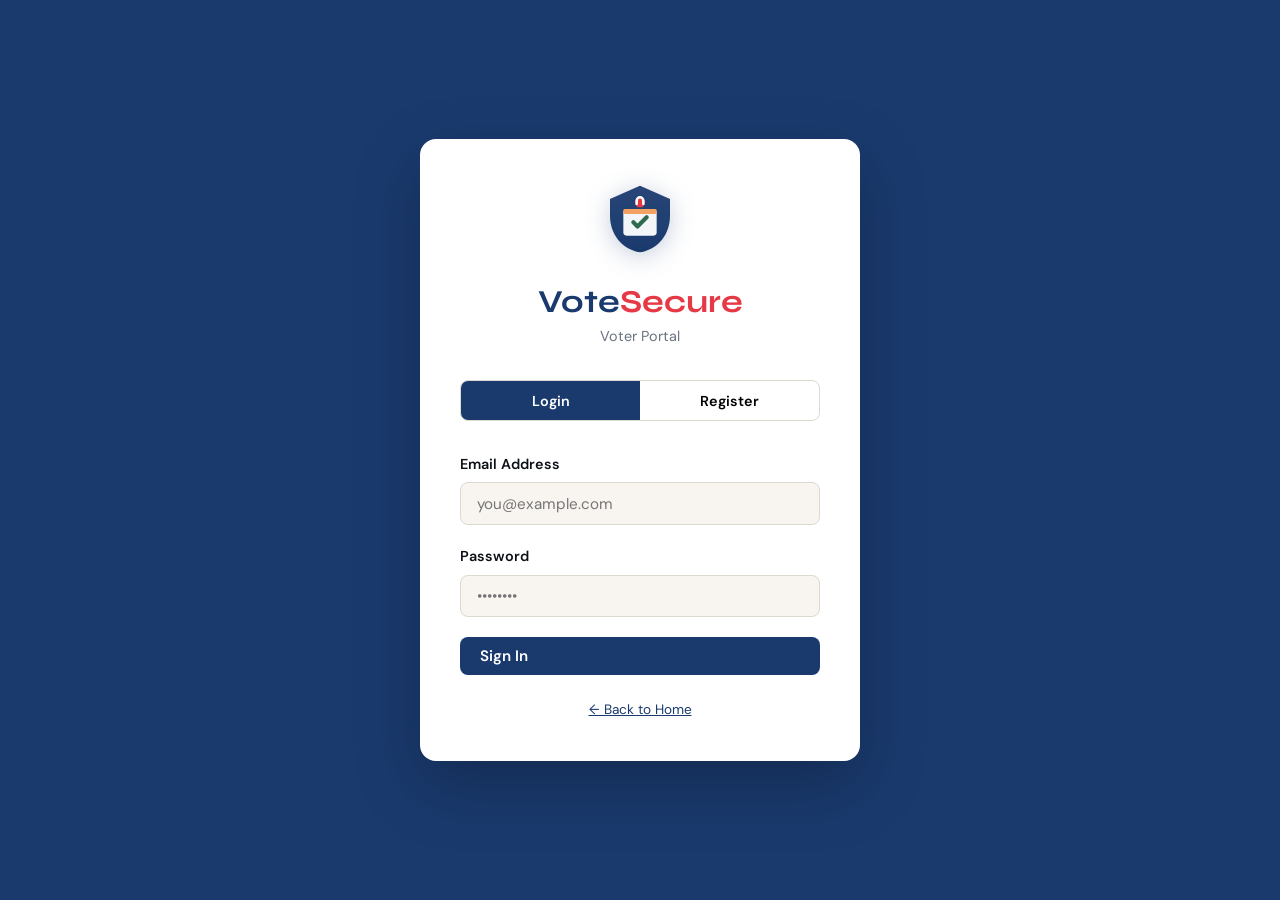
<file: login.html>
<!DOCTYPE html>
<html lang="en">
<head>
  <meta charset="UTF-8">
  <meta name="viewport" content="width=device-width, initial-scale=1.0">
  <title>VoteSecure — Voter Login</title>
  <link rel="icon" type="image/svg+xml" href="images/favicon.svg">
  <link rel="stylesheet" href="css/styles.css">
</head>
<body>
<div class="auth-wrap">
  <div class="auth-box">
    <div class="auth-logo">
      <img src="images/logo.svg" alt="VoteSecure Logo" class="logo-img">
      <h1>Vote<span>Secure</span></h1>
      <p>Voter Portal</p>
    </div>

    <div class="auth-tabs">
      <button class="auth-tab active" id="tab-login"    onclick="switchTab('login')">Login</button>
      <button class="auth-tab"        id="tab-register" onclick="switchTab('register')">Register</button>
    </div>

    <!-- Login Form -->
    <form id="login-form">
      <div class="form-group">
        <label>Email Address</label>
        <input type="email" class="form-control" id="login-email" placeholder="you@example.com" required>
      </div>
      <div class="form-group">
        <label>Password</label>
        <input type="password" class="form-control" id="login-pass" placeholder="••••••••" required>
      </div>
      <button type="submit" class="btn btn-primary" style="width:100%" id="login-btn">Sign In</button>
    </form>

    <!-- Register Form -->
    <form id="register-form" style="display:none">
      <div class="form-group">
        <label>Full Name</label>
        <input type="text" class="form-control" id="reg-name" placeholder="Your full name" required>
      </div>
      <div class="form-group">
        <label>Email Address</label>
        <input type="email" class="form-control" id="reg-email" placeholder="you@example.com" required>
      </div>
      <div class="form-group">
        <label>Password</label>
        <input type="password" class="form-control" id="reg-pass" placeholder="Min 6 characters" required>
      </div>
      <button type="submit" class="btn btn-primary" style="width:100%" id="reg-btn">Create Account</button>
    </form>

    <p style="text-align:center;margin-top:1.5rem;font-size:.85rem;color:var(--muted)">
      <a href="index.html" style="color:var(--primary)">← Back to Home</a>
    </p>
  </div>
</div>
<div id="toast-container"></div>
<script src="js/app.js"></script>
<script>
  getSession().then(sess => {
    if (sess.loggedIn) window.location.href = sess.role === 'admin' ? 'admin.html' : 'dashboard.html';
  });

  function switchTab(tab) {
    document.getElementById('login-form').style.display    = tab === 'login'    ? '' : 'none';
    document.getElementById('register-form').style.display = tab === 'register' ? '' : 'none';
    document.getElementById('tab-login').classList.toggle('active',    tab === 'login');
    document.getElementById('tab-register').classList.toggle('active', tab === 'register');
  }

  document.getElementById('login-form').addEventListener('submit', async e => {
    e.preventDefault();
    const btn = document.getElementById('login-btn');
    btn.innerHTML = '<span class="spinner"></span> Signing in...';
    btn.disabled = true;
    const res = await api('php/auth.php', {
      action: 'login',
      email:    document.getElementById('login-email').value,
      password: document.getElementById('login-pass').value
    });
    btn.innerHTML = 'Sign In'; btn.disabled = false;
    if (res.success) {
      if (res.role === 'admin') {
        showToast('This portal is for voters only.', 'error');
        return;
      }
      showToast('Welcome, ' + res.name + '!', 'success');
      setTimeout(() => window.location.href = 'dashboard.html', 800);
    } else {
      showToast(res.message, 'error');
    }
  });

  document.getElementById('register-form').addEventListener('submit', async e => {
    e.preventDefault();
    const btn = document.getElementById('reg-btn');
    btn.innerHTML = '<span class="spinner"></span> Creating...';
    btn.disabled = true;
    const res = await api('php/auth.php', {
      action:    'register',
      full_name: document.getElementById('reg-name').value,
      email:     document.getElementById('reg-email').value,
      password:  document.getElementById('reg-pass').value
    });
    btn.innerHTML = 'Create Account'; btn.disabled = false;
    if (res.success) {
      showToast(res.message, 'success');
      switchTab('login');
    } else {
      showToast(res.message, 'error');
    }
  });
</script>
</body>
</html>
</file>
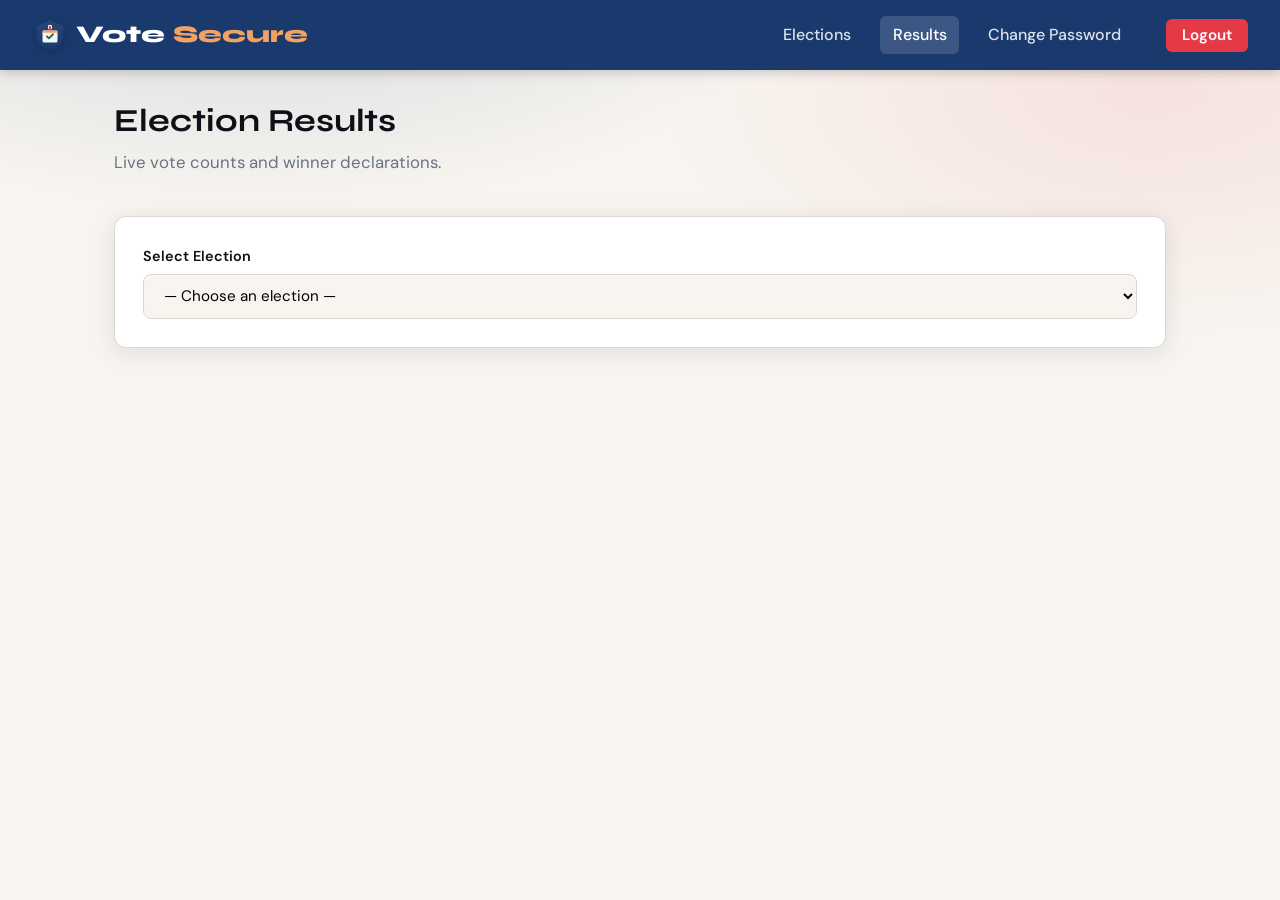
<file: results.html>
<!DOCTYPE html>
<html lang="en">
<head>
  <meta charset="UTF-8">
  <meta name="viewport" content="width=device-width, initial-scale=1.0">
  <title>VoteSecure — Results</title>
  <link rel="icon" type="image/svg+xml" href="images/favicon.svg">
  <link rel="stylesheet" href="css/styles.css">
</head>
<body>

<nav class="navbar">
  <a class="brand" href="dashboard.html">
    <span class="logo"><img src="images/logo.svg" alt="VoteSecure"></span>
    Vote<span>Secure</span>
  </a>
  <div class="nav-links">
    <a href="dashboard.html">Elections</a>
    <a href="results.html" class="active">Results</a>
    <a href="admin.html" id="admin-link" style="display:none">Admin Panel</a>
    <a href="change_password.php">Change Password</a>
    <span id="nav-user" style="color:rgba(255,255,255,.7);font-size:.9rem"></span>
    <button class="btn-logout" onclick="logout()">Logout</button>
  </div>
</nav>

<div class="container">
  <div class="page-header">
    <h2>Election Results</h2>
    <p>Live vote counts and winner declarations.</p>
  </div>

  <!-- Election picker -->
  <div class="card" style="margin-bottom:2rem">
    <div class="form-group" style="margin:0">
      <label>Select Election</label>
      <select class="form-control" id="election-select" onchange="loadResults(this.value)">
        <option value="">— Choose an election —</option>
      </select>
    </div>
  </div>

  <!-- Result type tabs -->
  <div class="tab-bar" id="result-tabs" style="display:none">
    <button class="tab-btn active" onclick="showResultType('position', this)">📍 By Position</button>
    <button class="tab-btn" onclick="showResultType('party', this)">🏛️ By Party</button>
    <button class="tab-btn" onclick="showResultType('candidate', this)">👤 By Candidate</button>
  </div>

  <!-- Results panel -->
  <div id="results-panel"></div>
</div>

<div id="toast-container"></div>
<script src="js/app.js"></script>
<script>
let currentElectionId = null;
let currentResultType = 'position';
let refreshInterval = null;

(async () => {
  const sess = await requireAuth();
  if (!sess) return;
  renderNav(sess);
  
  // Show admin link if user is admin
  if (sess.role === 'admin') {
    document.getElementById('admin-link').style.display = '';
  }
  
  loadElections();

  // Check URL param
  const params = new URLSearchParams(location.search);
  const id = params.get('id');
  if (id) {
    document.getElementById('election-select').value = id;
    loadResults(id);
  }
})();

async function loadElections() {
  const res = await api('php/elections.php?action=list');
  if (!res.success) return;
  const sel = document.getElementById('election-select');
  res.data.forEach(e => {
    const opt = document.createElement('option');
    opt.value       = e.election_id;
    opt.textContent = `${e.title} (${e.status})`;
    sel.appendChild(opt);
  });
}

function showResultType(type, btn) {
  currentResultType = type;
  document.querySelectorAll('#result-tabs .tab-btn').forEach(b => b.classList.remove('active'));
  btn.classList.add('active');
  loadResults(currentElectionId);
}

async function loadResults(eid) {
  if (!eid) {
    document.getElementById('results-panel').innerHTML = '';
    document.getElementById('result-tabs').style.display = 'none';
    if (refreshInterval) clearInterval(refreshInterval);
    return;
  }
  
  currentElectionId = eid;
  document.getElementById('result-tabs').style.display = 'flex';
  
  // Clear previous interval
  if (refreshInterval) clearInterval(refreshInterval);
  
  // Load initial results
  await fetchAndDisplayResults();
  
  // Set up auto-refresh every 5 seconds
  refreshInterval = setInterval(fetchAndDisplayResults, 5000);
}

async function fetchAndDisplayResults() {
  if (currentResultType === 'position') {
    await loadPositionResults();
  } else if (currentResultType === 'party') {
    await loadPartyResults();
  } else {
    await loadCandidateResults();
  }
}

async function loadPositionResults() {
  const panel = document.getElementById('results-panel');
  panel.innerHTML = '<div class="empty-state"><span class="spinner" style="border-color:var(--primary);border-top-color:transparent"></span></div>';

  const res = await api(`php/votes.php?action=results&election_id=${currentElectionId}`);
  if (!res.success) { showToast('Failed to load results', 'error'); return; }

  const positions = res.data;
  if (!positions.length) {
    panel.innerHTML = '<div class="empty-state"><div class="icon">📭</div>No results yet.</div>';
    return;
  }

  let html = '';
  positions.forEach((pos, idx) => {
    const winner = pos.candidates[0];
    html += `
      <div class="card" style="margin-bottom:1.5rem;animation:slideIn .3s ease ${idx * 100}ms both">
        <div style="display:flex;align-items:center;justify-content:space-between;margin-bottom:1rem">
          <h3 style="margin:0">${pos.position_name}</h3>
          <span style="color:var(--muted);font-size:.9rem">${pos.total_votes} votes</span>
        </div>
        ${pos.total_votes > 0 && winner ? `
          <div style="background:#f0fdf4;border:1px solid #bbf7d0;border-radius:8px;padding:.75rem 1rem;margin-bottom:1rem">
            <div style="font-size:.75rem;text-transform:uppercase;font-weight:700;color:var(--success);letter-spacing:.05em">🏆 Winner</div>
            <div style="font-weight:700;font-size:1.1rem">${winner.full_name}</div>
            <div style="font-size:.85rem;color:var(--muted)">${winner.party_name} · ${winner.vote_count} votes (${winner.percentage}%)</div>
          </div>` : ''}
        ${pos.candidates.map((c, i) => `
          <div class="result-row ${i === 0 && pos.total_votes > 0 ? 'winner' : ''}" style="animation-delay:${i * 80}ms">
            <div class="result-header">
              <span>${i === 0 && pos.total_votes > 0 ? '🏆 ' : ''}${c.full_name} <span style="font-weight:400;color:var(--muted);font-size:.85rem">(${c.party_name})</span></span>
              <span>${c.vote_count} votes · ${c.percentage}%</span>
            </div>
            <div class="progress-bar">
              <div class="progress-fill" style="width:${c.percentage}%"></div>
            </div>
          </div>
        `).join('')}
      </div>`;
  });

  panel.innerHTML = html;
}

async function loadPartyResults() {
  const panel = document.getElementById('results-panel');
  panel.innerHTML = '<div class="empty-state"><span class="spinner" style="border-color:var(--primary);border-top-color:transparent"></span></div>';

  const res = await api(`php/votes.php?action=party_results&election_id=${currentElectionId}`);
  if (!res.success) { showToast('Failed to load results', 'error'); return; }

  const parties = res.data;
  const total = res.total_votes;

  let html = `
    <div class="card">
      <div style="display:flex;align-items:center;gap:1rem;flex-wrap:wrap;margin-bottom:1.5rem">
        <div style="flex:1">
          <h3 style="margin-bottom:.25rem">Party-wise Results</h3>
          <p style="color:var(--muted);font-size:.9rem;margin:0">Total votes cast: <strong>${total}</strong></p>
        </div>
        ${total > 0 && parties[0] ? `
          <div style="background:#f0fdf4;border:1px solid #bbf7d0;border-radius:8px;padding:.75rem 1.25rem;text-align:center">
            <div style="font-size:.75rem;text-transform:uppercase;font-weight:700;color:var(--success);letter-spacing:.05em">🏆 Leading Party</div>
            <div style="font-weight:700;font-size:1.1rem">${parties[0].party_name}</div>
            <div style="font-size:.85rem;color:var(--muted)">${parties[0].total_votes} votes · ${parties[0].percentage}%</div>
          </div>` : ''}
      </div>
      ${parties.map((p, i) => `
        <div class="result-row ${i === 0 && total > 0 ? 'winner' : ''}" style="animation-delay:${i * 80}ms">
          <div class="result-header">
            <span>${i === 0 && total > 0 ? '🏆 ' : ''}${p.party_name}</span>
            <span>${p.total_votes} votes · ${p.percentage}%</span>
          </div>
          <div class="progress-bar">
            <div class="progress-fill" style="width:${p.percentage}%"></div>
          </div>
        </div>
      `).join('')}
    </div>`;

  panel.innerHTML = html;
}

async function loadCandidateResults() {
  const panel = document.getElementById('results-panel');
  panel.innerHTML = '<div class="empty-state"><span class="spinner" style="border-color:var(--primary);border-top-color:transparent"></span></div>';

  const res = await api(`php/votes.php?action=candidate_results&election_id=${currentElectionId}`);
  if (!res.success) { showToast('Failed to load results', 'error'); return; }

  const candidates = res.data;
  const total = res.total_votes;

  let html = `
    <div class="card">
      <div style="display:flex;align-items:center;gap:1rem;flex-wrap:wrap;margin-bottom:1.5rem">
        <div style="flex:1">
          <h3 style="margin-bottom:.25rem">Individual Candidate Results</h3>
          <p style="color:var(--muted);font-size:.9rem;margin:0">Total votes cast: <strong>${total}</strong></p>
        </div>
        ${total > 0 && candidates[0] ? `
          <div style="background:#f0fdf4;border:1px solid #bbf7d0;border-radius:8px;padding:.75rem 1.25rem;text-align:center">
            <div style="font-size:.75rem;text-transform:uppercase;font-weight:700;color:var(--success);letter-spacing:.05em">🏆 Top Candidate</div>
            <div style="font-weight:700;font-size:1.1rem">${candidates[0].full_name}</div>
            <div style="font-size:.85rem;color:var(--muted)">${candidates[0].party_name} · ${candidates[0].vote_count} votes</div>
          </div>` : ''}
      </div>
      ${candidates.map((c, i) => `
        <div class="result-row ${i === 0 && total > 0 ? 'winner' : ''}" style="animation-delay:${i * 80}ms">
          <div class="result-header">
            <span>${i === 0 && total > 0 ? '🏆 ' : ''}${c.full_name} <span style="font-weight:400;color:var(--muted);font-size:.85rem">(${c.party_name} - ${c.position_name})</span></span>
            <span>${c.vote_count} votes · ${c.percentage}%</span>
          </div>
          <div class="progress-bar">
            <div class="progress-fill" style="width:${c.percentage}%"></div>
          </div>
        </div>
      `).join('')}
    </div>`;

  panel.innerHTML = html;
}

// Clean up interval when leaving page
window.addEventListener('beforeunload', () => {
  if (refreshInterval) clearInterval(refreshInterval);
});
</script>
</body>
</html>
</file>
<file: css/styles.css>
/* ── Online Voting System — styles.css ──────────────────────── */
@import url('https://fonts.googleapis.com/css2?family=Syne:wght@400;600;700;800&family=DM+Sans:wght@300;400;500&display=swap');

:root {
  --ink:     #0d1117;
  --paper:   #f8f5f0;
  --primary: #1a3a6e;
  --accent:  #e63946;
  --gold:    #f4a261;
  --success: #2d6a4f;
  --warn:    #e76f51;
  --surface: #ffffff;
  --border:  #ddd8d0;
  --muted:   #6b7280;
  --shadow:  0 4px 24px rgba(13,17,23,.10);
  --radius:  12px;
  --font-head: 'Syne', sans-serif;
  --font-body: 'DM Sans', sans-serif;
}

*, *::before, *::after { box-sizing: border-box; margin: 0; padding: 0; }

body {
  font-family: var(--font-body);
  background:
    radial-gradient(1000px 500px at 20% -10%, rgba(26,58,110,.18), transparent 60%),
    radial-gradient(900px 450px at 90% 10%, rgba(230,57,70,.10), transparent 55%),
    var(--paper);
  color: var(--ink);
  min-height: 100vh;
  line-height: 1.6;
}

/* ── Typography ────────────────────────────────────────────── */
h1, h2, h3, h4 { font-family: var(--font-head); font-weight: 700; line-height: 1.2; }
h1 { font-size: clamp(2rem, 5vw, 3.5rem); }
h2 { font-size: clamp(1.4rem, 3vw, 2rem); }
h3 { font-size: 1.25rem; }

/* ── Navbar ────────────────────────────────────────────────── */
.navbar {
  background: var(--primary);
  padding: 1rem 2rem;
  display: flex;
  align-items: center;
  justify-content: space-between;
  position: sticky; top: 0; z-index: 100;
  box-shadow: 0 2px 12px rgba(0,0,0,.2);
}
.navbar .brand {
  font-family: var(--font-head);
  font-size: 1.5rem;
  font-weight: 800;
  color: #fff;
  text-decoration: none;
  display: flex;
  align-items: center;
  gap: .5rem;
}
.navbar .brand .logo {
  width: 36px;
  height: 36px;
  display: flex;
  align-items: center;
  justify-content: center;
}
.navbar .brand .logo img {
  width: 100%;
  height: 100%;
  filter: drop-shadow(0 2px 4px rgba(0,0,0,.2));
}
.navbar .brand span { color: var(--gold); }
.nav-links { display: flex; gap: 1rem; align-items: center; }
.nav-links a {
  color: rgba(255,255,255,.85);
  text-decoration: none;
  font-weight: 500;
  padding: .4rem .8rem;
  border-radius: 6px;
  transition: background .2s, color .2s;
}
.nav-links a:hover, .nav-links a.active {
  background: rgba(255,255,255,.15);
  color: #fff;
}
.nav-links .btn-logout {
  background: var(--accent);
  color: #fff;
  padding: .4rem 1rem;
  border-radius: 6px;
  font-weight: 600;
  cursor: pointer;
  border: none;
  font-family: var(--font-body);
  font-size: .95rem;
  transition: opacity .2s;
}
.nav-links .btn-logout:hover { opacity: .85; }

/* ── Layout ─────────────────────────────────────────────────── */
.container { max-width: 1100px; margin: 0 auto; padding: 2rem 1.5rem; }
.page-header { margin-bottom: 2.5rem; }
.page-header p { color: var(--muted); margin-top: .5rem; font-size: 1.05rem; }

/* ── Cards ──────────────────────────────────────────────────── */
.card {
  background: var(--surface);
  border: 1px solid var(--border);
  border-radius: var(--radius);
  box-shadow: var(--shadow);
  padding: 1.75rem;
  transition: transform .2s, box-shadow .2s;
}
.card:hover { transform: translateY(-2px); box-shadow: 0 8px 32px rgba(13,17,23,.13); }

.card-grid {
  display: grid;
  grid-template-columns: repeat(auto-fill, minmax(300px, 1fr));
  gap: 1.5rem;
}

/* ── Motion / Animations ───────────────────────────────────────── */
@keyframes fadeUp {
  from { opacity: 0; transform: translateY(14px); }
  to   { opacity: 1; transform: translateY(0); }
}

@keyframes overlayIn {
  from { opacity: 0; }
  to   { opacity: 1; }
}

@keyframes selectPop {
  0%   { transform: scale(.98); }
  55%  { transform: scale(1.02); }
  100% { transform: scale(1); }
}

@keyframes slideIn {
  from { opacity: 0; transform: translateY(10px); }
  to   { opacity: 1; transform: translateY(0); }
}

.election-card { animation: fadeUp .45s ease both; }
.candidate-card { animation: fadeUp .35s ease both; }
.candidate-card.selected { animation: selectPop .25s ease both; }
.result-row { animation: fadeUp .45s ease both; }

/* ── Stat Cards ─────────────────────────────────────────────── */
.stat-grid {
  display: grid;
  grid-template-columns: repeat(auto-fill, minmax(200px, 1fr));
  gap: 1.25rem;
  margin-bottom: 2.5rem;
}
.stat-card {
  background: var(--surface);
  border: 1px solid var(--border);
  border-radius: var(--radius);
  padding: 1.5rem;
  text-align: center;
  border-top: 4px solid var(--primary);
}
.stat-card .stat-value { font-size: 2.5rem; font-weight: 800; font-family: var(--font-head); color: var(--primary); }
.stat-card .stat-label { color: var(--muted); font-size: .9rem; margin-top: .25rem; }

/* ── Buttons ────────────────────────────────────────────────── */
.btn {
  display: inline-flex;
  align-items: center;
  gap: .4rem;
  padding: .55rem 1.25rem;
  border-radius: 8px;
  font-family: var(--font-body);
  font-size: .95rem;
  font-weight: 600;
  cursor: pointer;
  border: none;
  transition: all .2s;
  text-decoration: none;
}
.btn-primary   { background: var(--primary); color: #fff; }
.btn-primary:hover { background: #142d55; }
.btn-accent    { background: var(--accent); color: #fff; }
.btn-accent:hover  { background: #c1121f; }
.btn-success   { background: var(--success); color: #fff; }
.btn-success:hover { background: #1b4332; }
.btn-outline   { background: transparent; border: 2px solid var(--primary); color: var(--primary); }
.btn-outline:hover  { background: var(--primary); color: #fff; }
.btn-sm { padding: .35rem .85rem; font-size: .85rem; }
.btn-danger { background: #fee2e2; color: var(--accent); border: 1px solid #fca5a5; }
.btn-danger:hover { background: var(--accent); color: #fff; }
.btn:disabled { opacity: .5; cursor: not-allowed; }

/* ── Forms ──────────────────────────────────────────────────── */
.form-group { margin-bottom: 1.25rem; }
.form-group label { display: block; font-weight: 600; margin-bottom: .4rem; font-size: .9rem; }
.form-control {
  width: 100%;
  padding: .65rem 1rem;
  border: 1.5px solid var(--border);
  border-radius: 8px;
  font-family: var(--font-body);
  font-size: .95rem;
  background: var(--paper);
  transition: border-color .2s, box-shadow .2s;
}
.form-control:focus {
  outline: none;
  border-color: var(--primary);
  box-shadow: 0 0 0 3px rgba(26,58,110,.12);
}
textarea.form-control { resize: vertical; min-height: 90px; }

/* ── Badge / Status ─────────────────────────────────────────── */
.badge {
  display: inline-block;
  padding: .2rem .65rem;
  border-radius: 20px;
  font-size: .78rem;
  font-weight: 700;
  text-transform: uppercase;
  letter-spacing: .04em;
}
.badge-active   { background: #d1fae5; color: var(--success); }
.badge-upcoming { background: #dbeafe; color: #1d4ed8; }
.badge-closed   { background: #f3f4f6; color: var(--muted); }
.badge-admin    { background: #fef3c7; color: #92400e; }
.badge-voter    { background: #e0e7ff; color: #3730a3; }

/* ── Election card extras ───────────────────────────────────── */
.election-card .election-title {
  font-size: 1.15rem;
  font-family: var(--font-head);
  font-weight: 700;
  margin-bottom: .4rem;
}
.election-card .election-meta {
  font-size: .82rem;
  color: var(--muted);
  display: flex;
  flex-wrap: wrap;
  gap: .75rem;
  margin: .75rem 0;
}
.election-card .election-meta span { display: flex; align-items: center; gap: .25rem; }
.election-card .card-footer {
  display: flex;
  align-items: center;
  justify-content: space-between;
  margin-top: 1.25rem;
  padding-top: 1rem;
  border-top: 1px solid var(--border);
}

/* ── Candidate cards ────────────────────────────────────────── */
.candidate-card {
  border: 2.5px solid var(--border);
  border-radius: var(--radius);
  padding: 1.5rem;
  cursor: pointer;
  transition: all .2s;
  position: relative;
  background: var(--surface);
}
.candidate-card:hover  { border-color: var(--primary); transform: translateY(-2px); }
.candidate-card.selected {
  border-color: var(--success);
  background: #f0fdf4;
  box-shadow: 0 0 0 3px rgba(45,106,79,.2);
}
.candidate-card .check-mark {
  position: absolute;
  top: 1rem; right: 1rem;
  width: 26px; height: 26px;
  border-radius: 50%;
  background: var(--success);
  color: #fff;
  display: none;
  align-items: center;
  justify-content: center;
  font-size: .9rem;
}
.candidate-card.selected .check-mark { display: flex; }
.candidate-name { font-family: var(--font-head); font-weight: 700; font-size: 1.05rem; }
.candidate-party { color: var(--primary); font-size: .85rem; font-weight: 600; margin: .3rem 0; }
.candidate-bio { font-size: .88rem; color: var(--muted); }

/* ── Progress bars (results) ────────────────────────────────── */
.result-row { margin-bottom: 1.25rem; }
.result-header { display: flex; justify-content: space-between; margin-bottom: .4rem; font-weight: 600; }
.progress-bar { background: #e5e7eb; border-radius: 20px; overflow: hidden; height: 18px; }
.progress-fill {
  height: 100%;
  background: linear-gradient(90deg, var(--primary), #3b82f6);
  border-radius: 20px;
  transition: width 1s ease;
  will-change: width;
  min-width: 4px;
}
.result-row.winner .progress-fill { background: linear-gradient(90deg, var(--success), #34d399); }
.result-row.winner .result-header { color: var(--success); }

/* ── Table ──────────────────────────────────────────────────── */
.table-wrap { overflow-x: auto; }
table { width: 100%; border-collapse: collapse; font-size: .9rem; }
th, td { padding: .75rem 1rem; text-align: left; border-bottom: 1px solid var(--border); }
th { background: #f1f0eb; font-family: var(--font-head); font-weight: 700; font-size: .82rem; text-transform: uppercase; letter-spacing: .05em; }
tr:hover td { background: #fafaf7; }

/* ── Modal ──────────────────────────────────────────────────── */
.modal-overlay {
  position: fixed; inset: 0;
  background: rgba(13,17,23,.55);
  display: flex;
  align-items: center;
  justify-content: center;
  z-index: 200;
  padding: 1rem;
  animation: overlayIn .22s ease both;
}
.modal {
  background: var(--surface);
  border-radius: var(--radius);
  padding: 2rem;
  width: 100%;
  max-width: 520px;
  box-shadow: 0 20px 60px rgba(0,0,0,.25);
  animation: modalIn .25s ease;
}
@keyframes modalIn {
  from { transform: scale(.95) translateY(20px); opacity: 0; }
  to   { transform: scale(1)   translateY(0);    opacity: 1; }
}
.modal-header { display: flex; justify-content: space-between; align-items: center; margin-bottom: 1.5rem; }
.modal-close { background: none; border: none; font-size: 1.4rem; cursor: pointer; color: var(--muted); line-height: 1; }

/* ── Toast ──────────────────────────────────────────────────── */
#toast-container {
  position: fixed;
  bottom: 1.5rem; right: 1.5rem;
  z-index: 999;
  display: flex;
  flex-direction: column;
  gap: .5rem;
}
.toast {
  padding: .85rem 1.4rem;
  border-radius: 10px;
  color: #fff;
  font-weight: 500;
  font-size: .93rem;
  min-width: 240px;
  box-shadow: 0 4px 16px rgba(0,0,0,.2);
  animation: toastIn .3s ease;
  backdrop-filter: blur(6px);
  will-change: transform;
  transition: transform .15s ease;
}
@keyframes toastIn { from { transform: translateX(120%); opacity: 0; } to { transform: translateX(0); opacity: 1; } }
.toast-success { background: var(--success); }
.toast-error   { background: var(--accent); }
.toast-info    { background: var(--primary); }

.toast:hover { transform: translateY(-2px); }

/* ── Auth page ──────────────────────────────────────────────── */
.auth-wrap {
  min-height: 100vh;
  display: flex;
  align-items: center;
  justify-content: center;
  background: var(--primary);
  padding: 1rem;
}
.auth-box {
  background: var(--surface);
  border-radius: 16px;
  padding: 2.5rem;
  width: 100%;
  max-width: 440px;
  box-shadow: 0 24px 64px rgba(0,0,0,.25);
}
.auth-logo { text-align: center; margin-bottom: 2rem; }
.auth-logo .logo-img {
  width: 80px;
  height: 80px;
  margin: 0 auto 1rem;
  filter: drop-shadow(0 4px 12px rgba(26,58,110,.25));
}
.auth-logo h1 { font-size: 2rem; color: var(--primary); }
.auth-logo h1 span { color: var(--accent); }
.auth-logo p { color: var(--muted); font-size: .9rem; margin-top: .25rem; }
.auth-tabs { display: flex; margin-bottom: 2rem; border-radius: 8px; overflow: hidden; border: 1.5px solid var(--border); }
.auth-tab { flex: 1; padding: .65rem; text-align: center; cursor: pointer; font-weight: 600; font-size: .9rem; transition: all .2s; background: transparent; border: none; font-family: var(--font-body); }
.auth-tab.active { background: var(--primary); color: #fff; }

/* ── Hero ───────────────────────────────────────────────────── */
.hero {
  background: linear-gradient(135deg, var(--primary) 0%, #2563eb 100%);
  color: #fff;
  padding: 4rem 2rem;
  text-align: center;
}
.hero h1 { color: #fff; margin-bottom: 1rem; }
.hero p { font-size: 1.15rem; opacity: .9; max-width: 600px; margin: 0 auto 2rem; }

/* ── Tabs ───────────────────────────────────────────────────── */
.tab-bar { display: flex; gap: .5rem; border-bottom: 2px solid var(--border); margin-bottom: 2rem; }
.tab-btn { padding: .6rem 1.25rem; background: none; border: none; cursor: pointer; font-family: var(--font-body); font-weight: 600; color: var(--muted); border-bottom: 3px solid transparent; margin-bottom: -2px; transition: color .2s, border-color .2s; font-size: .95rem; }
.tab-btn.active { color: var(--primary); border-bottom-color: var(--primary); }

/* ── Responsive ─────────────────────────────────────────────── */
@media (max-width: 768px) {
  .navbar { padding: .75rem 1rem; flex-wrap: wrap; }
  .nav-links { width: 100%; justify-content: space-between; margin-top: .5rem; }
  .nav-links a:not(.btn-logout) { font-size: .85rem; padding: .3rem .6rem; }
  .container { padding: 1.5rem 1rem; }
  .stat-grid { grid-template-columns: 1fr 1fr; }
  .card-grid { grid-template-columns: 1fr; }
  .modal { padding: 1.5rem; }
  .table-wrap { font-size: .85rem; }
  th, td { padding: .5rem .75rem; }
}

@media (max-width: 480px) {
  h1 { font-size: 1.75rem; }
  h2 { font-size: 1.35rem; }
  .navbar .brand { font-size: 1.2rem; }
  .nav-links a:not(.btn-logout) { display: none; }
  .stat-grid { grid-template-columns: 1fr; }
  .auth-box { padding: 1.75rem; }
}

@media (prefers-reduced-motion: reduce) {
  *, *::before, *::after {
    animation-duration: 0.001ms !important;
    animation-iteration-count: 1 !important;
    transition-duration: 0.001ms !important;
    scroll-behavior: auto !important;
  }
}

/* ── Loading spinner ────────────────────────────────────────── */
.spinner {
  display: inline-block;
  width: 20px; height: 20px;
  border: 3px solid rgba(255,255,255,.3);
  border-top-color: #fff;
  border-radius: 50%;
  animation: spin .7s linear infinite;
  vertical-align: middle;
}
@keyframes spin { to { transform: rotate(360deg); } }
.empty-state { text-align: center; padding: 3rem 1rem; color: var(--muted); }
.empty-state .icon { font-size: 3rem; margin-bottom: 1rem; }

/* ── Winner highlight ───────────────────────────────────────── */
.winner-badge {
  background: #f0fdf4;
  border: 1px solid #bbf7d0;
  border-radius: 8px;
  padding: .75rem 1rem;
  margin-bottom: 1rem;
}
.winner-badge .winner-label {
  font-size: .75rem;
  text-transform: uppercase;
  font-weight: 700;
  color: var(--success);
  letter-spacing: .05em;
}
.winner-badge .winner-name {
  font-weight: 700;
  font-size: 1.1rem;
  margin: .25rem 0;
}
.winner-badge .winner-meta {
  font-size: .85rem;
  color: var(--muted);
}

/* ── Voted indicator ────────────────────────────────────────── */
.voted-indicator {
  background: #f0fdf4;
  border: 1px solid #bbf7d0;
  border-radius: 8px;
  padding: 1rem;
  text-align: center;
  margin: .75rem 0;
}

/* ── Position section ───────────────────────────────────────── */
.position-section {
  grid-column: 1 / -1;
  margin-top: 1.5rem;
  border-top: 1px solid #e5e7eb;
  padding-top: 1rem;
}
.position-section h4 {
  margin-bottom: .75rem;
  color: var(--primary);
}
.position-candidates {
  display: grid;
  grid-template-columns: 1fr 1fr;
  gap: .75rem;
}

@media (max-width: 640px) {
  .position-candidates {
    grid-template-columns: 1fr;
  }
}

/* ── Custom Scrollbar ───────────────────────────────────────── */
#candidates-grid::-webkit-scrollbar {
  width: 10px;
}
#candidates-grid::-webkit-scrollbar-track {
  background: #f1f1f1;
  border-radius: 10px;
  margin: 4px 0;
}
#candidates-grid::-webkit-scrollbar-thumb {
  background: var(--primary);
  border-radius: 10px;
  border: 2px solid #f1f1f1;
}
#candidates-grid::-webkit-scrollbar-thumb:hover {
  background: #142d55;
}
/* Firefox scrollbar */
#candidates-grid {
  scrollbar-width: thin;
  scrollbar-color: var(--primary) #f1f1f1;
  scroll-behavior: smooth;
}

/* Ensure position sections don't break */
.position-section {
  page-break-inside: avoid;
  break-inside: avoid;
}
</file>
